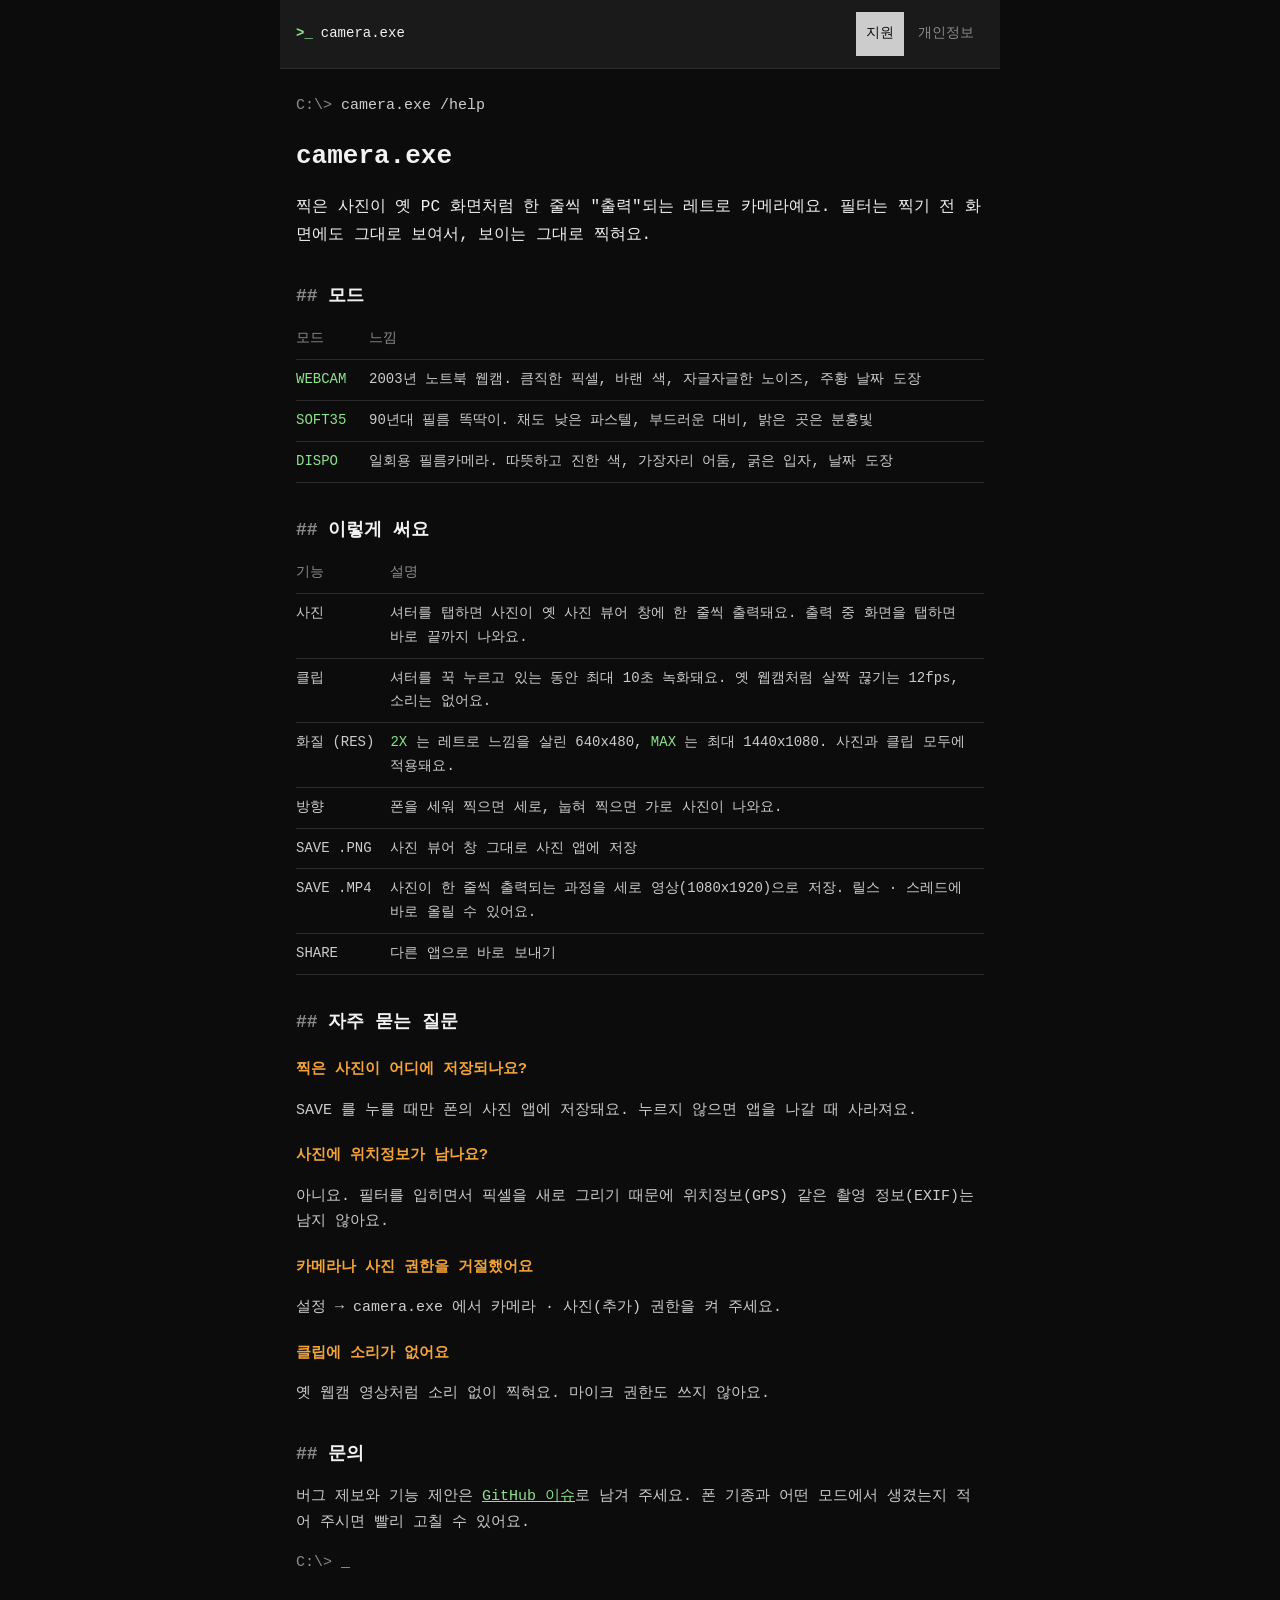
<file: docs/index.html>
<!doctype html>
<html lang="ko">
<head>
<meta charset="utf-8">
<meta name="viewport" content="width=device-width, initial-scale=1">
<title>camera.exe 지원</title>
<meta name="description" content="camera.exe: 찍은 사진이 옛 PC 화면처럼 한 줄씩 출력되는 레트로 카메라. 사용법, 자주 묻는 질문, 문의.">
<link rel="stylesheet" href="style.css">
</head>
<body>
<main>
<header class="bar"><span class="prompt">&gt;_</span> camera.exe <nav><a href="./" aria-current="page">지원</a><a href="privacy.html">개인정보</a></nav></header>

<p class="cmd"><span class="dim">C:\&gt;</span> camera.exe /help</p>

<h1>camera.exe</h1>
<p class="lead">찍은 사진이 옛 PC 화면처럼 한 줄씩 "출력"되는 레트로 카메라예요. 필터는 찍기 전 화면에도 그대로 보여서, 보이는 그대로 찍혀요.</p>

<h2>모드</h2>
<table>
<thead><tr><th scope="col">모드</th><th scope="col">느낌</th></tr></thead>
<tbody>
<tr><td><code>WEBCAM</code></td><td>2003년 노트북 웹캠. 큼직한 픽셀, 바랜 색, 자글자글한 노이즈, 주황 날짜 도장</td></tr>
<tr><td><code>SOFT35</code></td><td>90년대 필름 똑딱이. 채도 낮은 파스텔, 부드러운 대비, 밝은 곳은 분홍빛</td></tr>
<tr><td><code>DISPO</code></td><td>일회용 필름카메라. 따뜻하고 진한 색, 가장자리 어둠, 굵은 입자, 날짜 도장</td></tr>
</tbody>
</table>

<h2>이렇게 써요</h2>
<table>
<thead><tr><th scope="col">기능</th><th scope="col">설명</th></tr></thead>
<tbody>
<tr><td>사진</td><td>셔터를 탭하면 사진이 옛 사진 뷰어 창에 한 줄씩 출력돼요. 출력 중 화면을 탭하면 바로 끝까지 나와요.</td></tr>
<tr><td>클립</td><td>셔터를 꾹 누르고 있는 동안 최대 10초 녹화돼요. 옛 웹캠처럼 살짝 끊기는 12fps, 소리는 없어요.</td></tr>
<tr><td>화질 (RES)</td><td><code>2X</code> 는 레트로 느낌을 살린 640x480, <code>MAX</code> 는 최대 1440x1080. 사진과 클립 모두에 적용돼요.</td></tr>
<tr><td>방향</td><td>폰을 세워 찍으면 세로, 눕혀 찍으면 가로 사진이 나와요.</td></tr>
<tr><td>SAVE .PNG</td><td>사진 뷰어 창 그대로 사진 앱에 저장</td></tr>
<tr><td>SAVE .MP4</td><td>사진이 한 줄씩 출력되는 과정을 세로 영상(1080x1920)으로 저장. 릴스 · 스레드에 바로 올릴 수 있어요.</td></tr>
<tr><td>SHARE</td><td>다른 앱으로 바로 보내기</td></tr>
</tbody>
</table>

<h2>자주 묻는 질문</h2>
<h3>찍은 사진이 어디에 저장되나요?</h3>
<p>SAVE 를 누를 때만 폰의 사진 앱에 저장돼요. 누르지 않으면 앱을 나갈 때 사라져요.</p>
<h3>사진에 위치정보가 남나요?</h3>
<p>아니요. 필터를 입히면서 픽셀을 새로 그리기 때문에 위치정보(GPS) 같은 촬영 정보(EXIF)는 남지 않아요.</p>
<h3>카메라나 사진 권한을 거절했어요</h3>
<p>설정 → camera.exe 에서 카메라 · 사진(추가) 권한을 켜 주세요.</p>
<h3>클립에 소리가 없어요</h3>
<p>옛 웹캠 영상처럼 소리 없이 찍혀요. 마이크 권한도 쓰지 않아요.</p>

<h2>문의</h2>
<p>버그 제보와 기능 제안은 <a href="https://github.com/isla0x/camera-exe/issues">GitHub 이슈</a>로 남겨 주세요. 폰 기종과 어떤 모드에서 생겼는지 적어 주시면 빨리 고칠 수 있어요.</p>

<p class="cmd"><span class="dim">C:\&gt;</span> <span class="cursor">_</span></p>
</main>
</body>
</html>
</file>
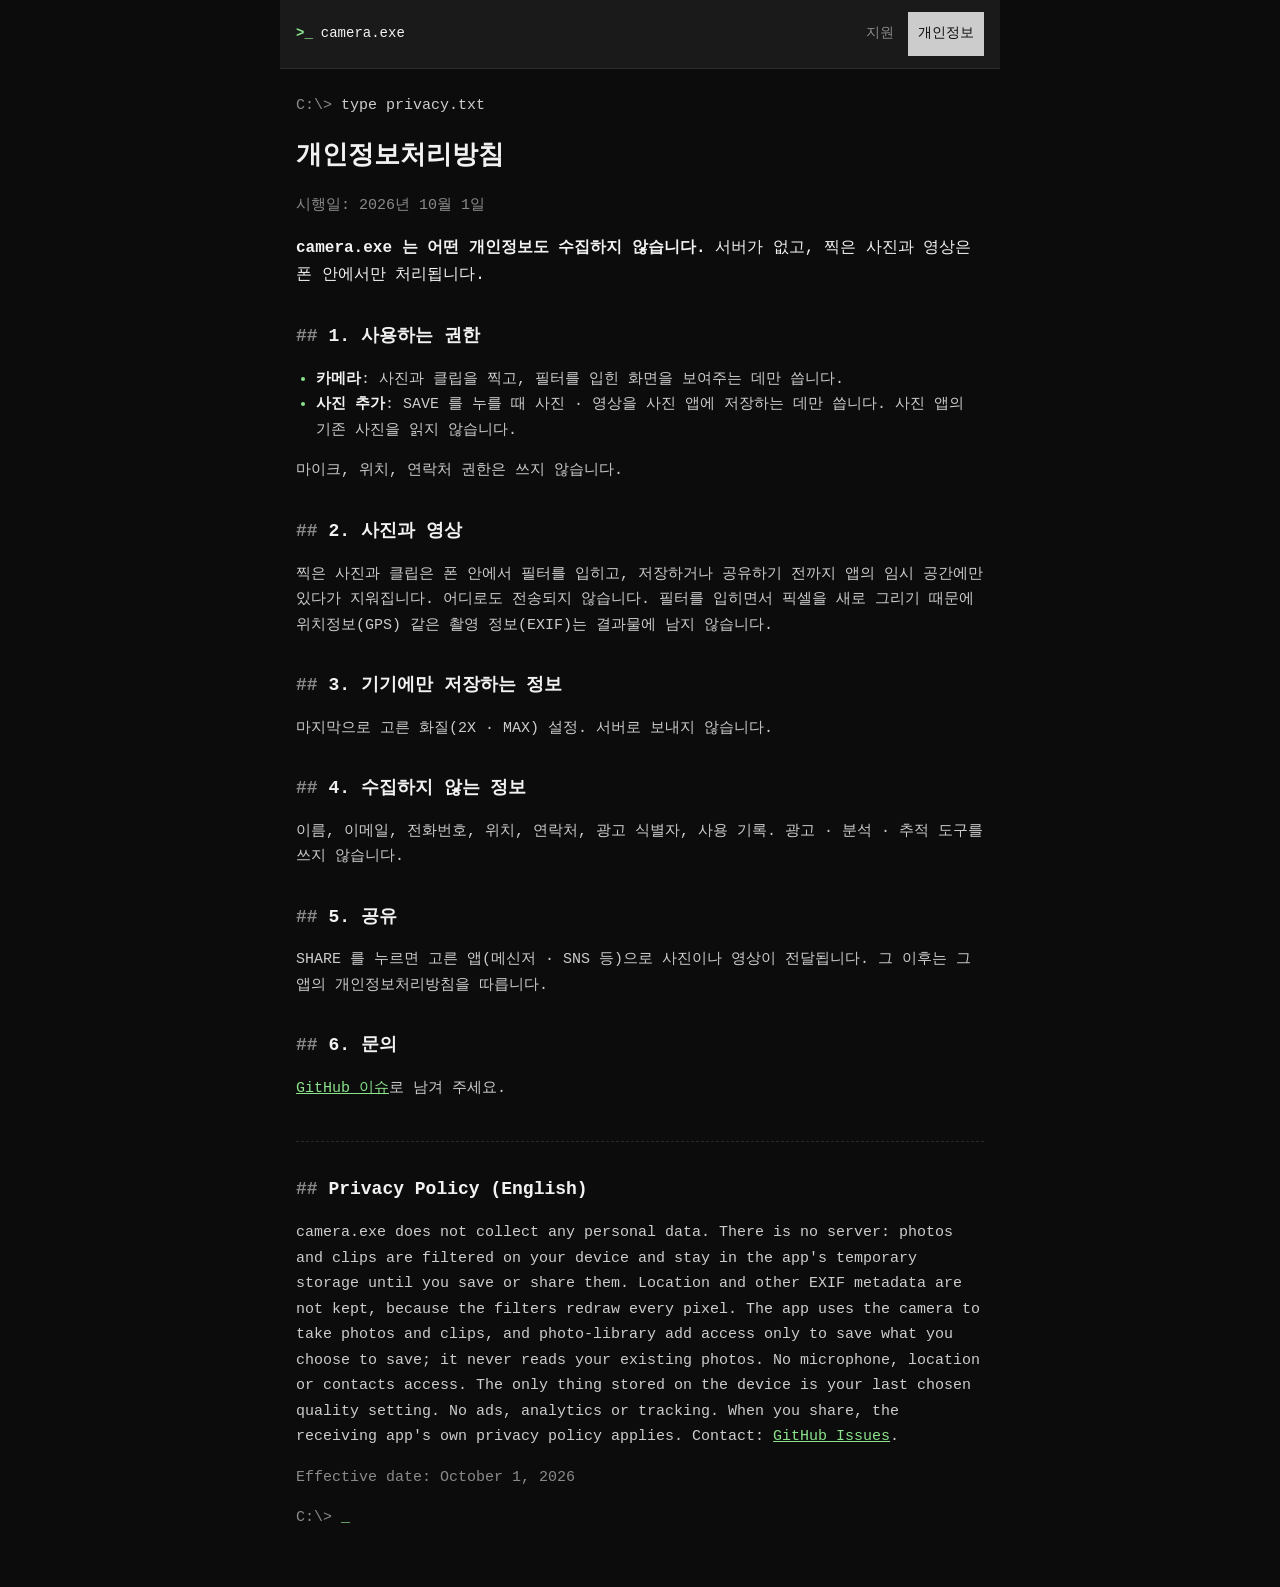
<file: docs/privacy.html>
<!doctype html>
<html lang="ko">
<head>
<meta charset="utf-8">
<meta name="viewport" content="width=device-width, initial-scale=1">
<title>camera.exe 개인정보처리방침</title>
<meta name="description" content="camera.exe 개인정보처리방침: 서버가 없고 어떤 정보도 수집하지 않습니다. 사진은 폰 안에서만 처리됩니다.">
<link rel="stylesheet" href="style.css">
</head>
<body>
<main>
<header class="bar"><span class="prompt">&gt;_</span> camera.exe <nav><a href="./">지원</a><a href="privacy.html" aria-current="page">개인정보</a></nav></header>

<p class="cmd"><span class="dim">C:\&gt;</span> type privacy.txt</p>

<h1>개인정보처리방침</h1>
<p class="dim">시행일: 2026년 10월 1일</p>

<p class="lead"><strong>camera.exe 는 어떤 개인정보도 수집하지 않습니다.</strong> 서버가 없고, 찍은 사진과 영상은 폰 안에서만 처리됩니다.</p>

<h2>1. 사용하는 권한</h2>
<ul>
<li><strong>카메라</strong>: 사진과 클립을 찍고, 필터를 입힌 화면을 보여주는 데만 씁니다.</li>
<li><strong>사진 추가</strong>: SAVE 를 누를 때 사진 · 영상을 사진 앱에 저장하는 데만 씁니다. 사진 앱의 기존 사진을 읽지 않습니다.</li>
</ul>
<p>마이크, 위치, 연락처 권한은 쓰지 않습니다.</p>

<h2>2. 사진과 영상</h2>
<p>찍은 사진과 클립은 폰 안에서 필터를 입히고, 저장하거나 공유하기 전까지 앱의 임시 공간에만 있다가 지워집니다. 어디로도 전송되지 않습니다. 필터를 입히면서 픽셀을 새로 그리기 때문에 위치정보(GPS) 같은 촬영 정보(EXIF)는 결과물에 남지 않습니다.</p>

<h2>3. 기기에만 저장하는 정보</h2>
<p>마지막으로 고른 화질(2X · MAX) 설정. 서버로 보내지 않습니다.</p>

<h2>4. 수집하지 않는 정보</h2>
<p>이름, 이메일, 전화번호, 위치, 연락처, 광고 식별자, 사용 기록. 광고 · 분석 · 추적 도구를 쓰지 않습니다.</p>

<h2>5. 공유</h2>
<p>SHARE 를 누르면 고른 앱(메신저 · SNS 등)으로 사진이나 영상이 전달됩니다. 그 이후는 그 앱의 개인정보처리방침을 따릅니다.</p>

<h2>6. 문의</h2>
<p><a href="https://github.com/isla0x/camera-exe/issues">GitHub 이슈</a>로 남겨 주세요.</p>

<hr>

<h2 lang="en">Privacy Policy (English)</h2>
<div lang="en">
<p>camera.exe does not collect any personal data. There is no server: photos and clips are filtered on your device and stay in the app's temporary storage until you save or share them. Location and other EXIF metadata are not kept, because the filters redraw every pixel. The app uses the camera to take photos and clips, and photo-library add access only to save what you choose to save; it never reads your existing photos. No microphone, location or contacts access. The only thing stored on the device is your last chosen quality setting. No ads, analytics or tracking. When you share, the receiving app's own privacy policy applies. Contact: <a href="https://github.com/isla0x/camera-exe/issues">GitHub Issues</a>.</p>
<p class="dim">Effective date: October 1, 2026</p>
</div>

<p class="cmd"><span class="dim">C:\&gt;</span> <span class="cursor">_</span></p>
</main>
</body>
</html>
</file>
<file: docs/style.css>
:root {
  --bg: #0c0c0c;
  --bar: #1a1a1a;
  --fg: #cccccc;
  --hi: #f2f2f2;
  --dim: #8a8a8a;
  --ok: #8be38b;
  --cmd: #8be38b;
  --tag: #f2a33a;
  --line: #2a2a2a;
  color-scheme: dark;
}
* { box-sizing: border-box; }
html { -webkit-text-size-adjust: 100%; }
body {
  margin: 0;
  background: var(--bg);
  color: var(--fg);
  font-family: "SF Mono", ui-monospace, Menlo, Consolas, "D2Coding", "Nanum Gothic Coding", monospace;
  font-size: 15px;
  line-height: 1.7;
}
main { max-width: 720px; margin: 0 auto; padding: 0 16px 48px; }
.bar {
  display: flex; align-items: center; gap: 8px;
  margin: 0 -16px 24px; padding: 12px 16px;
  background: var(--bar); border-bottom: 1px solid var(--line);
  color: var(--hi); font-size: 14px;
}
.bar .prompt { color: var(--ok); font-weight: 700; }
.bar nav { margin-left: auto; display: flex; gap: 4px; }
.bar nav a { color: var(--dim); text-decoration: none; padding: 10px 10px; }
.bar nav a[aria-current="page"] { background: var(--fg); color: var(--bg); }
.cmd { margin: 0 0 8px; }
.dim { color: var(--dim); }
h1 { color: var(--hi); font-size: 26px; margin: 16px 0 4px; }
h2 { color: var(--hi); font-size: 18px; margin: 32px 0 8px; }
h2::before { content: "## "; color: var(--dim); }
h3 { color: var(--tag); font-size: 15px; margin: 20px 0 4px; }
.lead { font-size: 16px; color: var(--hi); }
strong { color: var(--hi); }
a { color: var(--cmd); }
code { color: var(--cmd); font-family: inherit; }
ul { padding-left: 20px; }
li::marker { color: var(--ok); }
hr { border: 0; border-top: 1px dashed var(--line); margin: 40px 0 0; }
table { width: 100%; border-collapse: collapse; font-size: 14px; }
th, td { text-align: left; vertical-align: top; padding: 8px 8px 8px 0; border-bottom: 1px solid var(--line); }
th { color: var(--dim); font-weight: 400; }
td:first-child { white-space: nowrap; padding-right: 16px; }
@media (max-width: 520px) { td:first-child { white-space: normal; } }
.cursor { color: var(--ok); animation: blink 1s steps(1) infinite; }
@keyframes blink { 50% { opacity: 0; } }
@media (prefers-reduced-motion: reduce) { .cursor { animation: none; } }
</file>
